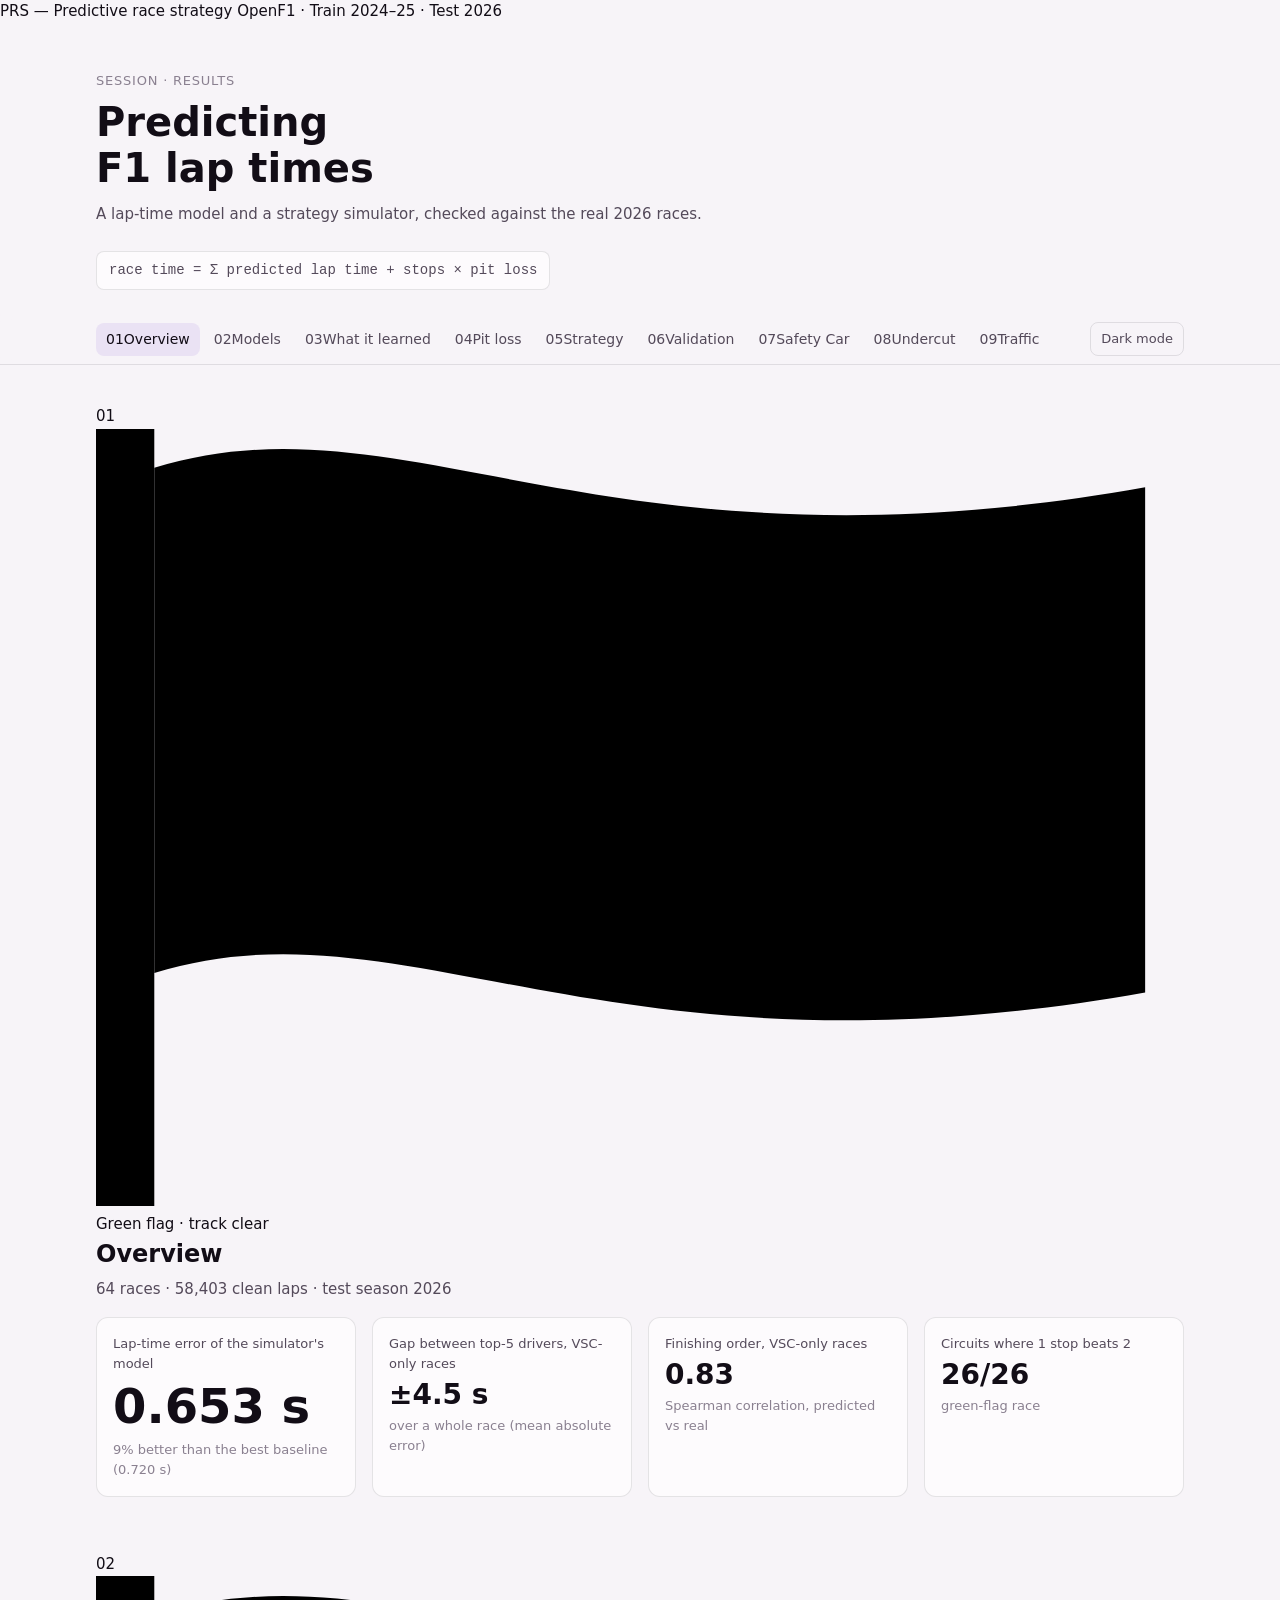
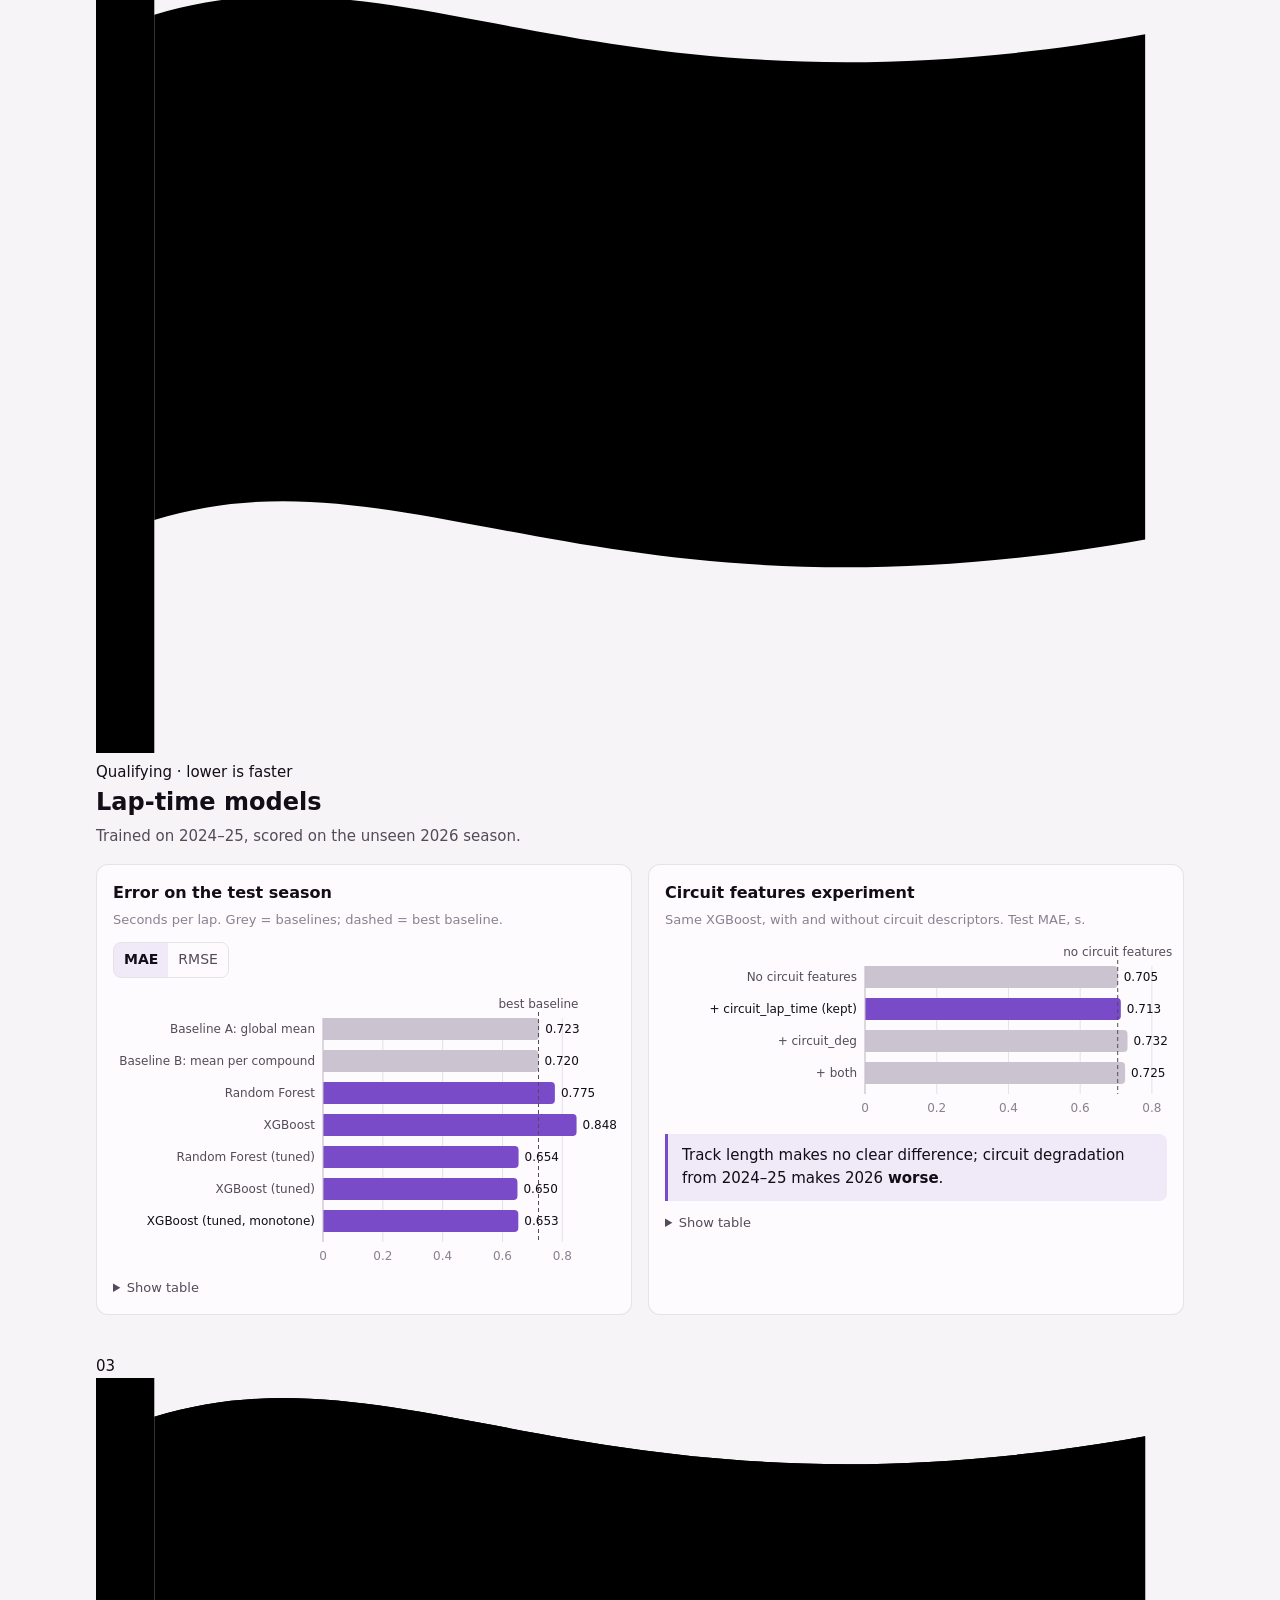
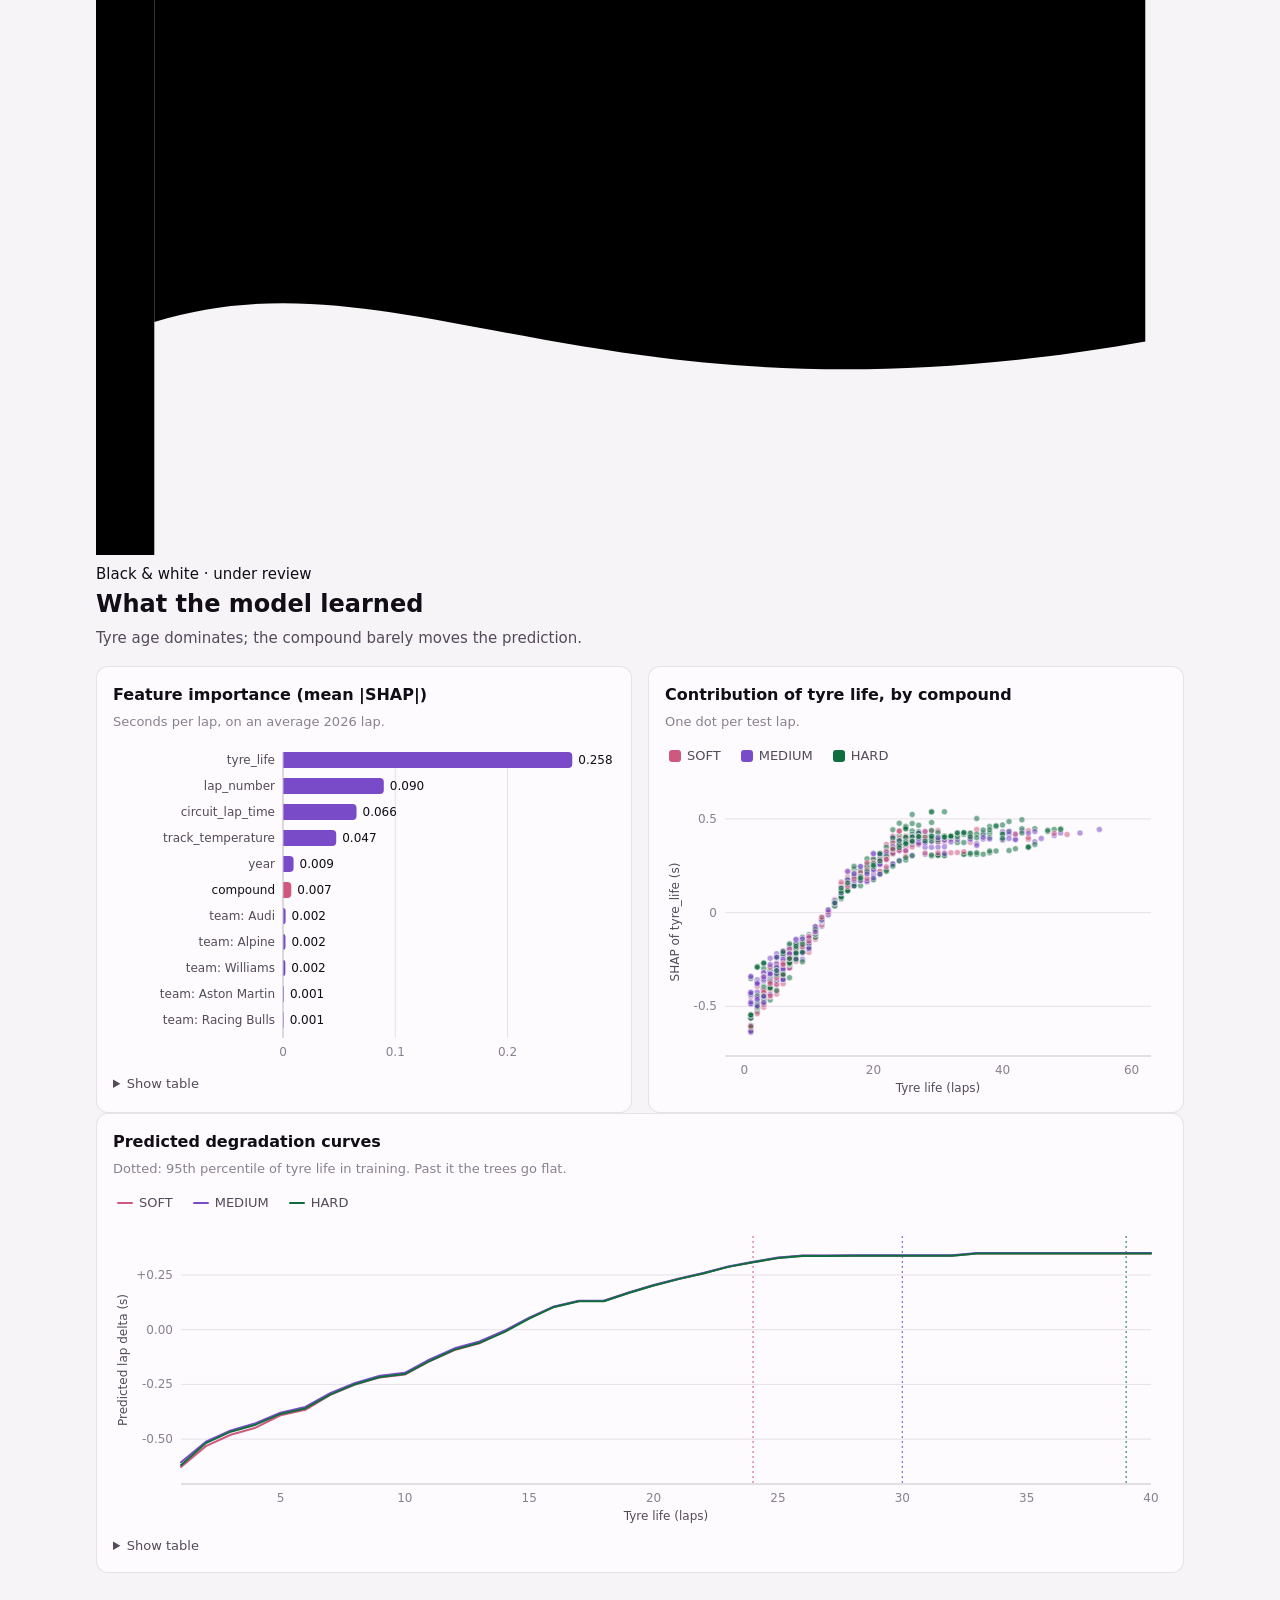
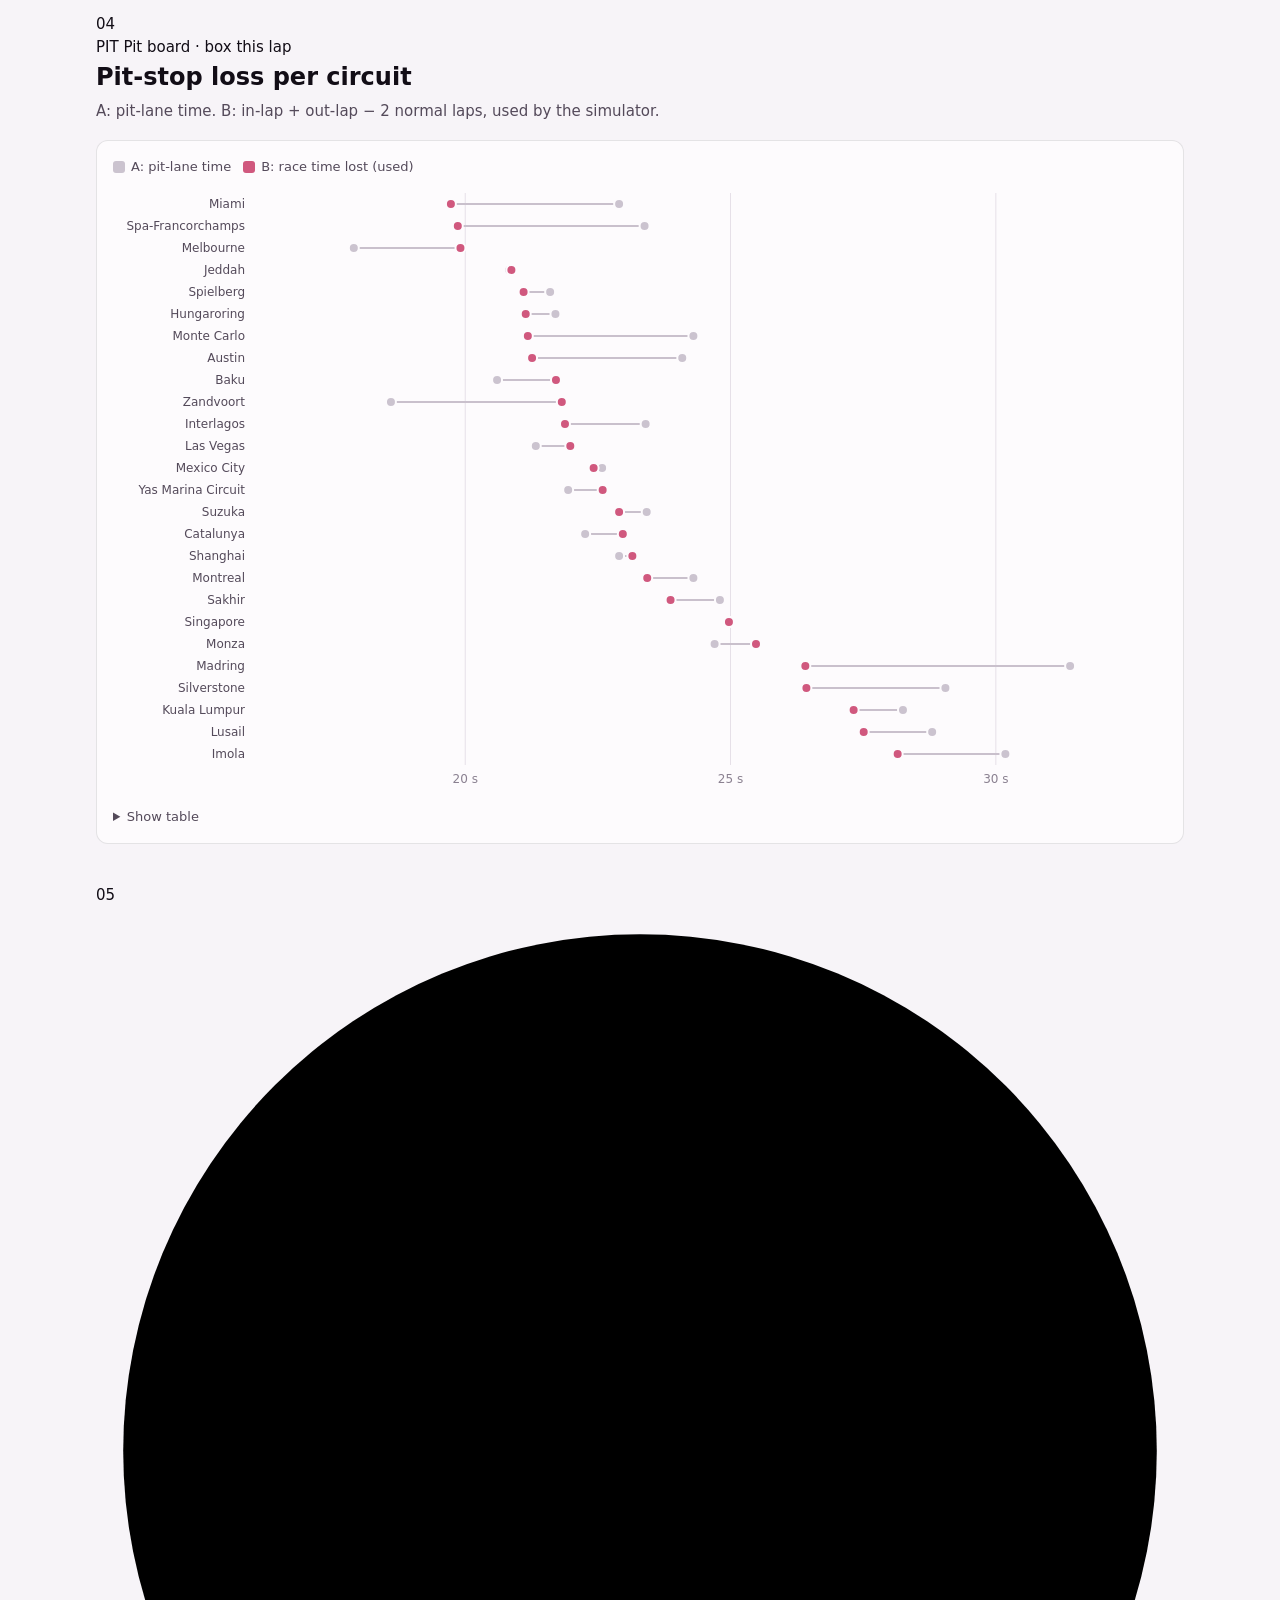
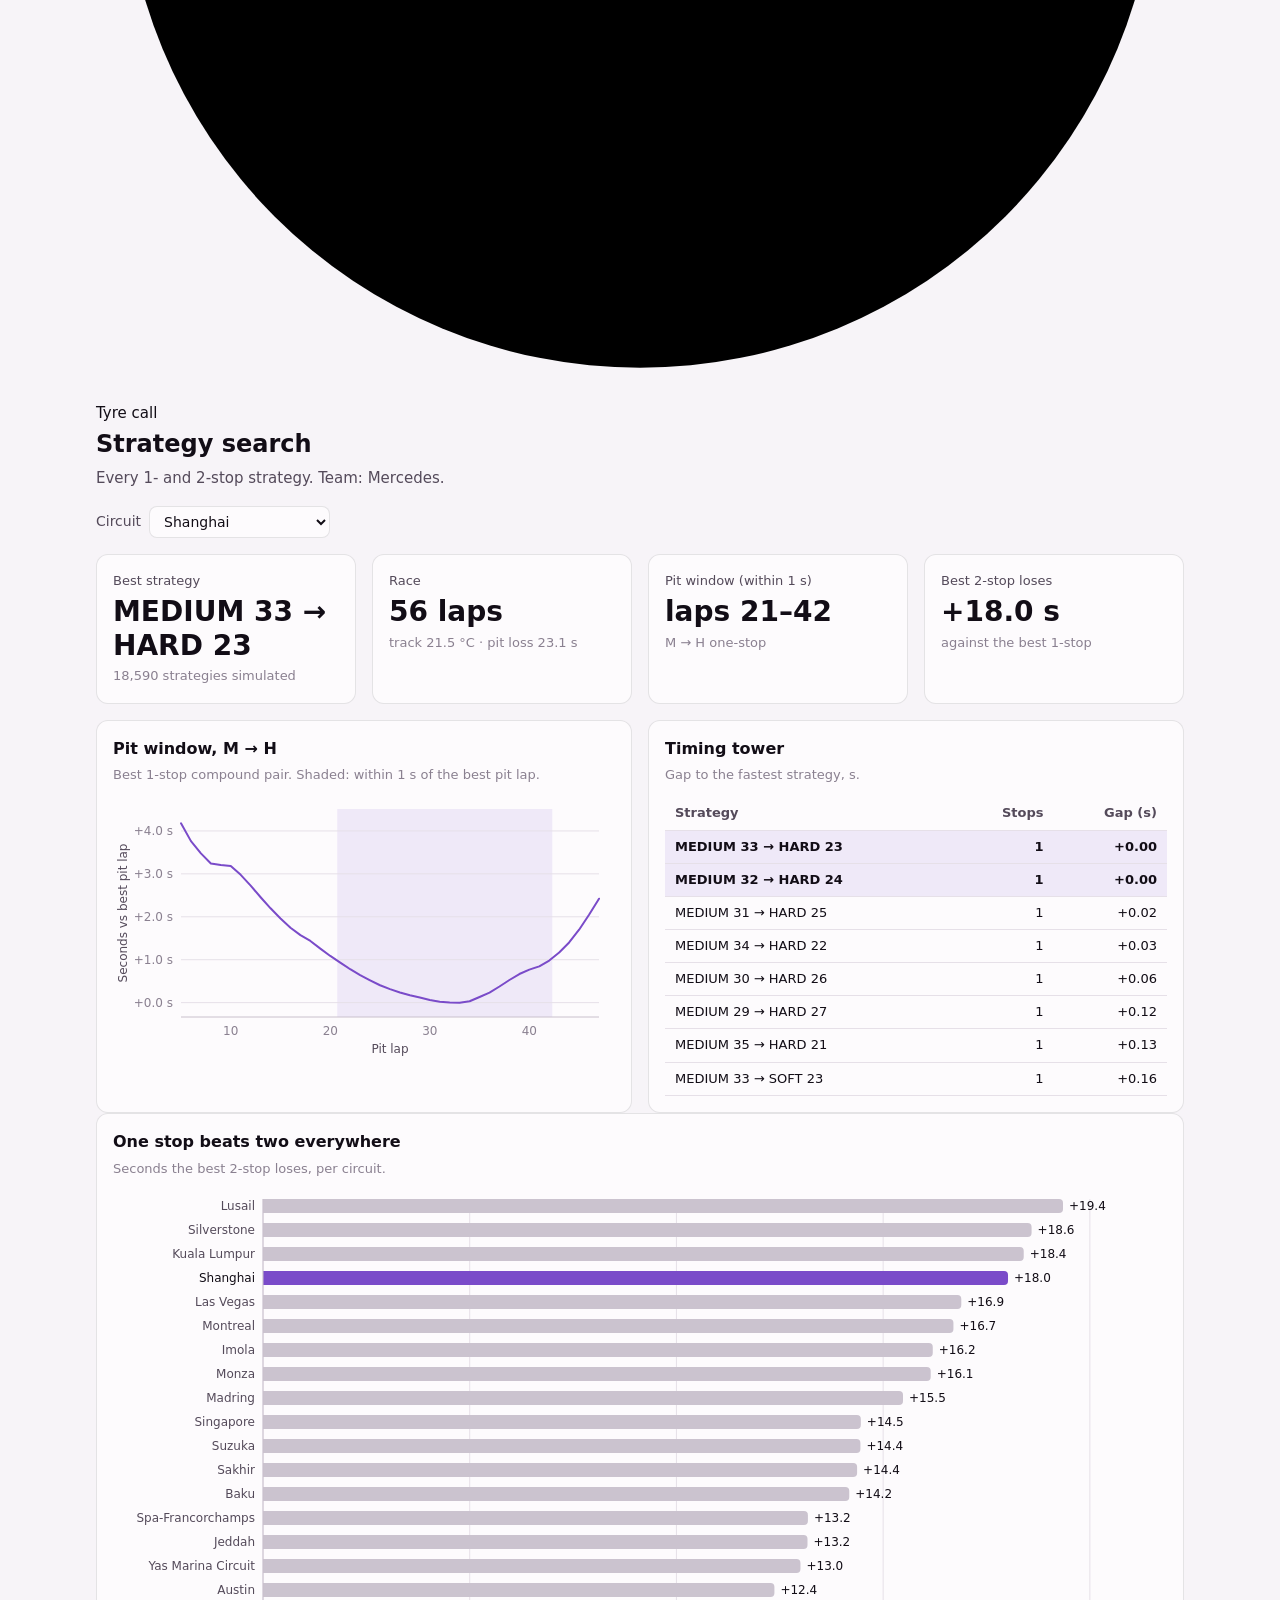
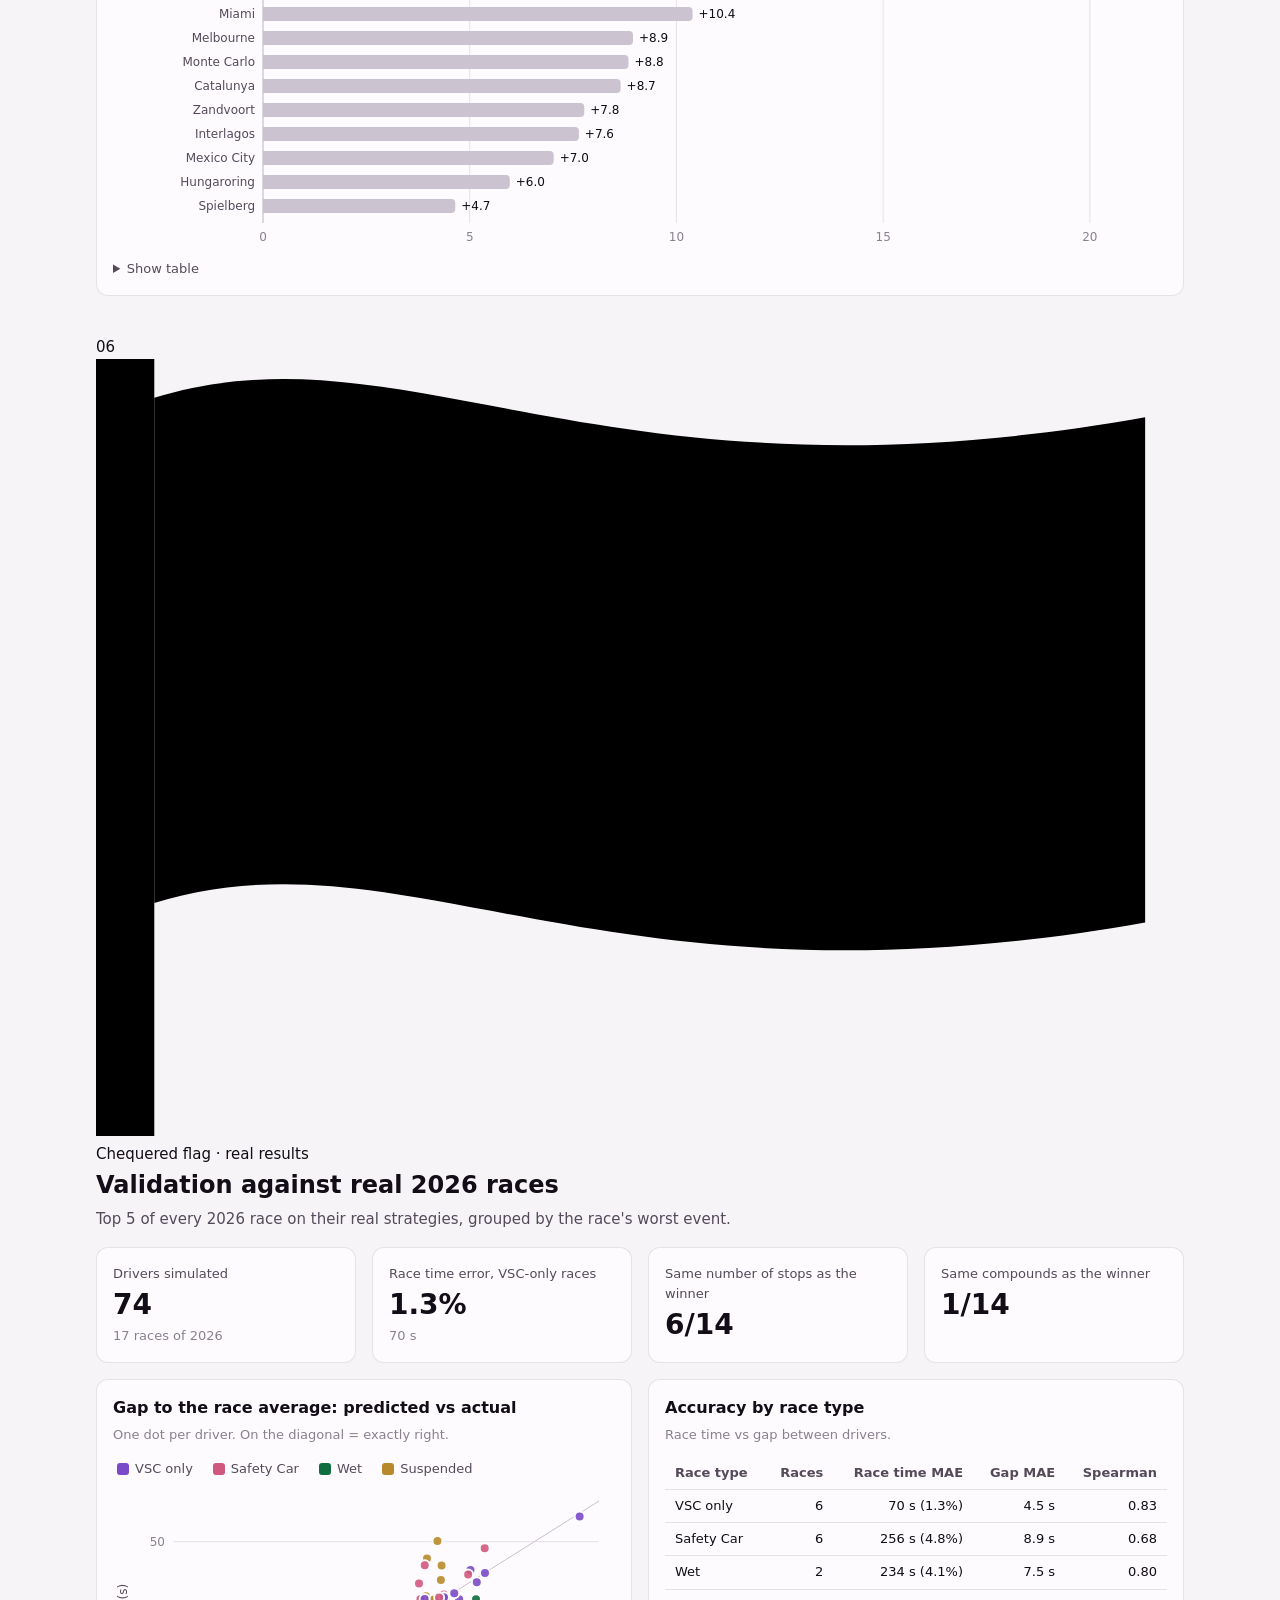
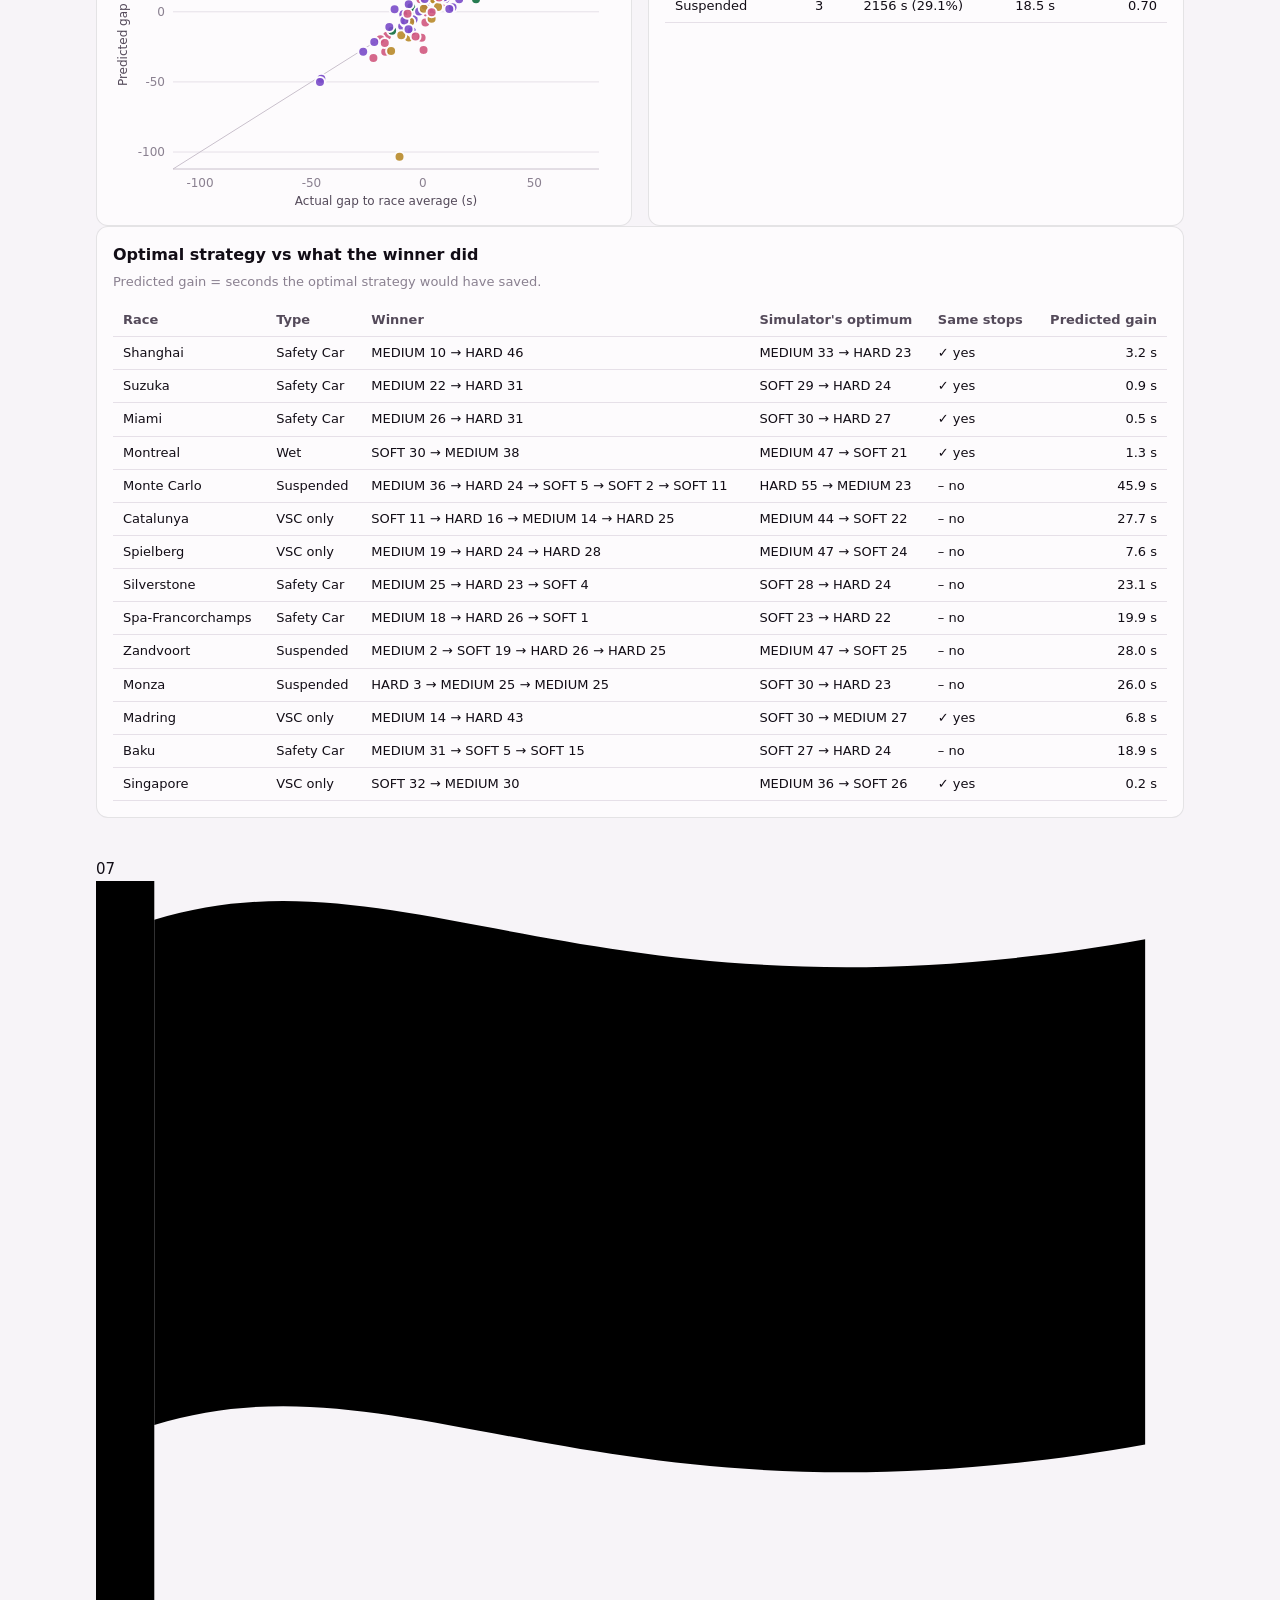
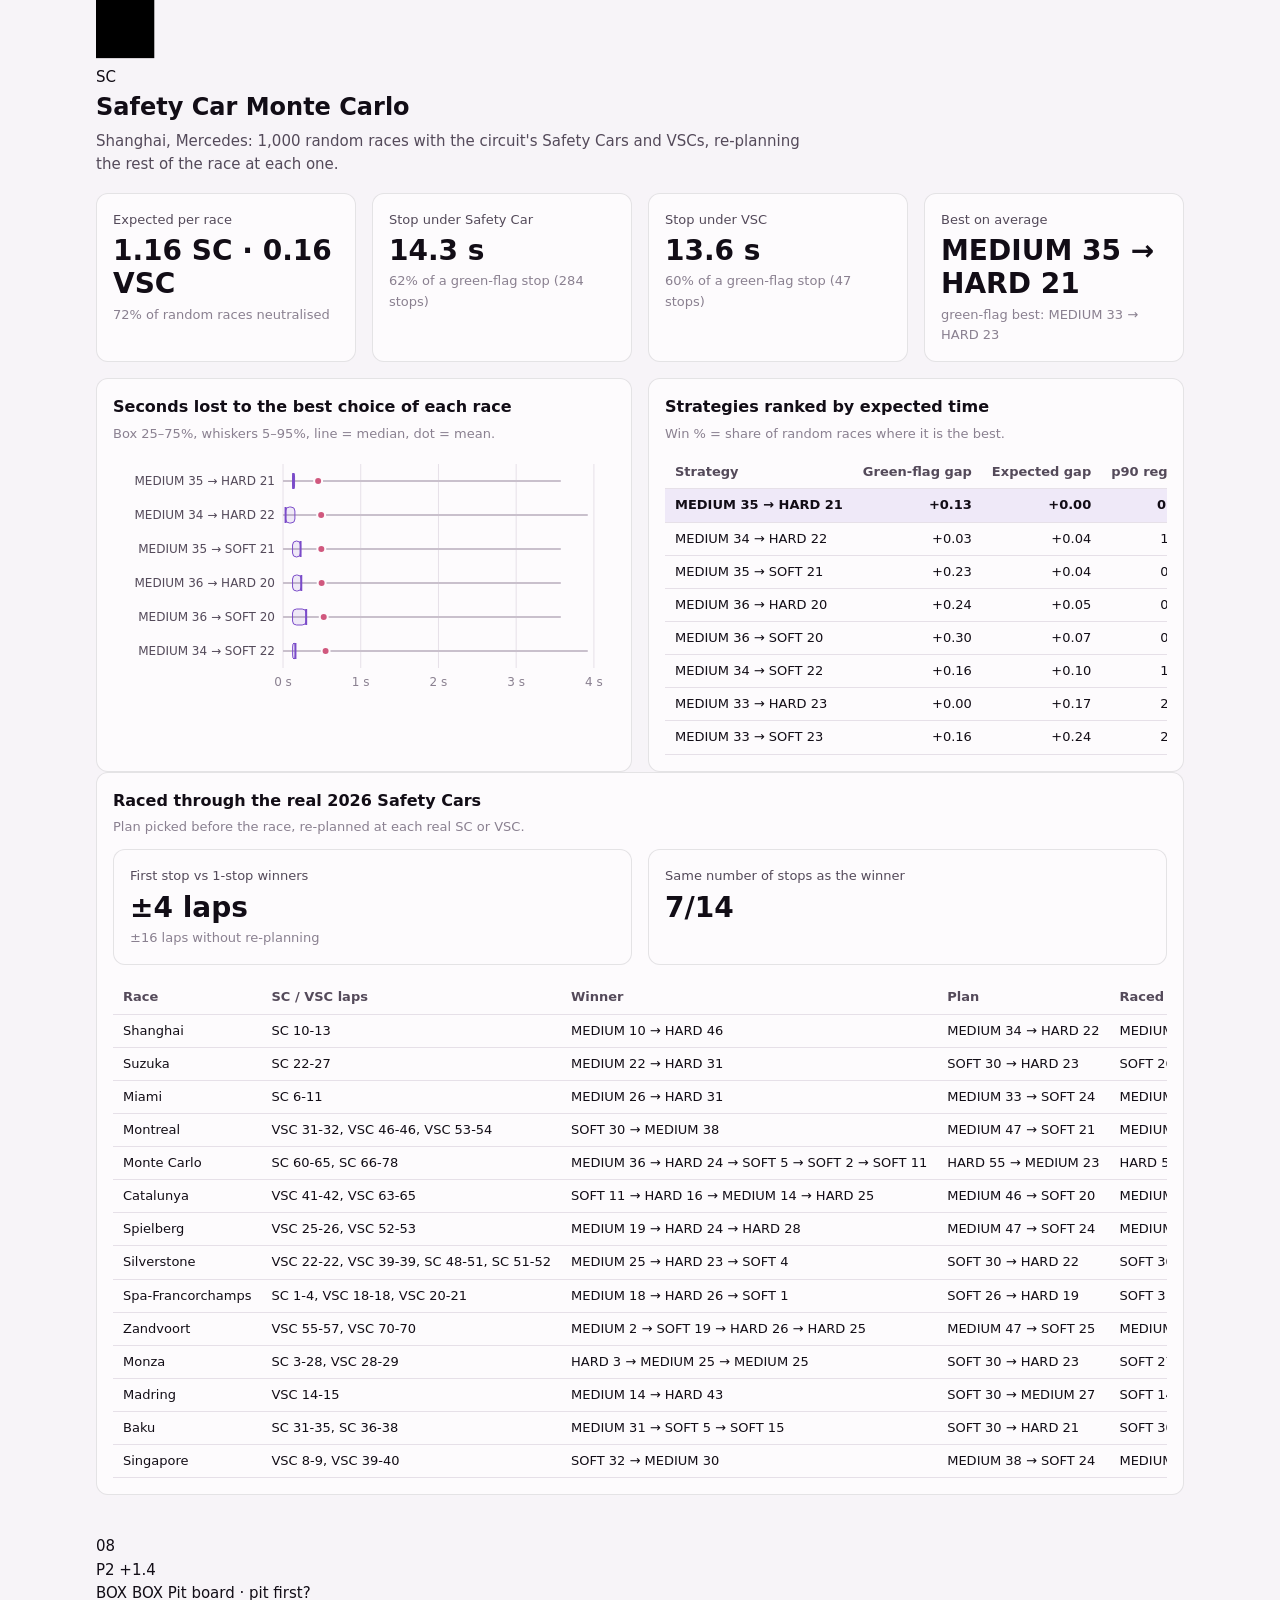
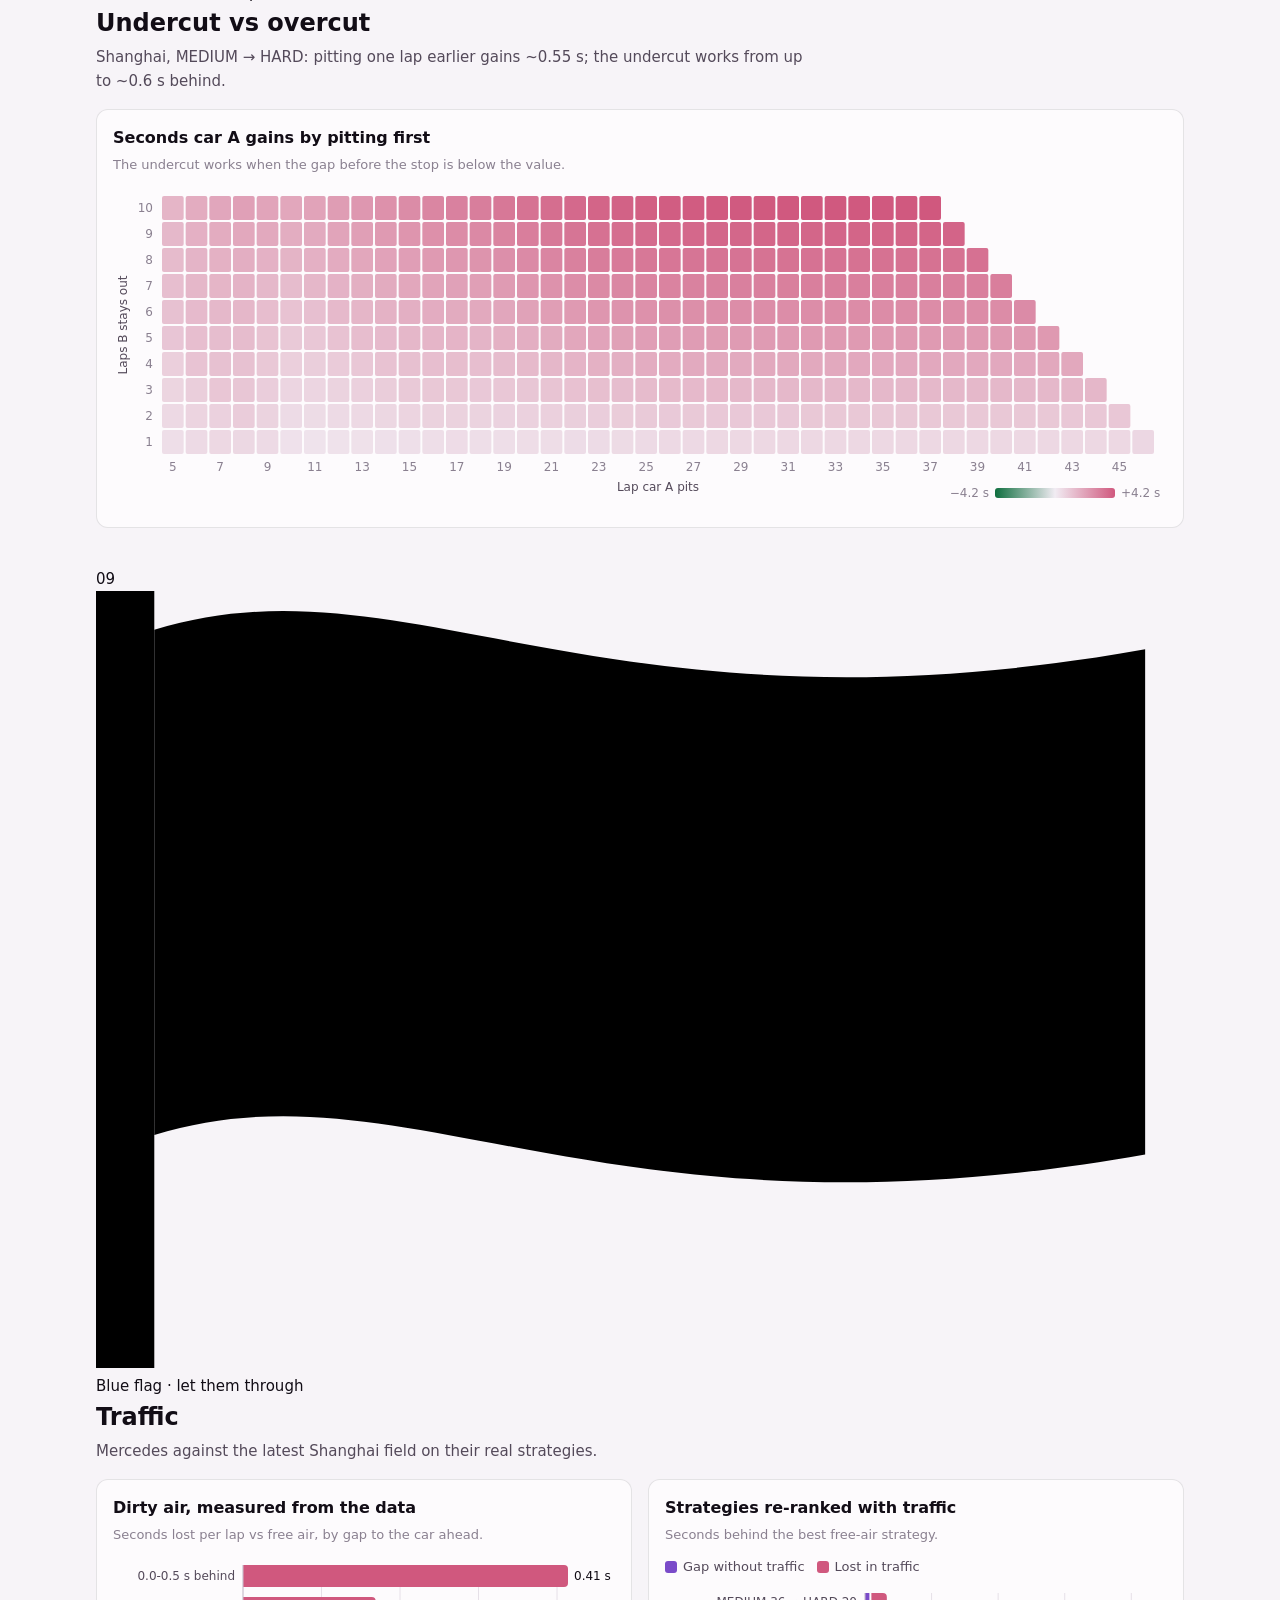
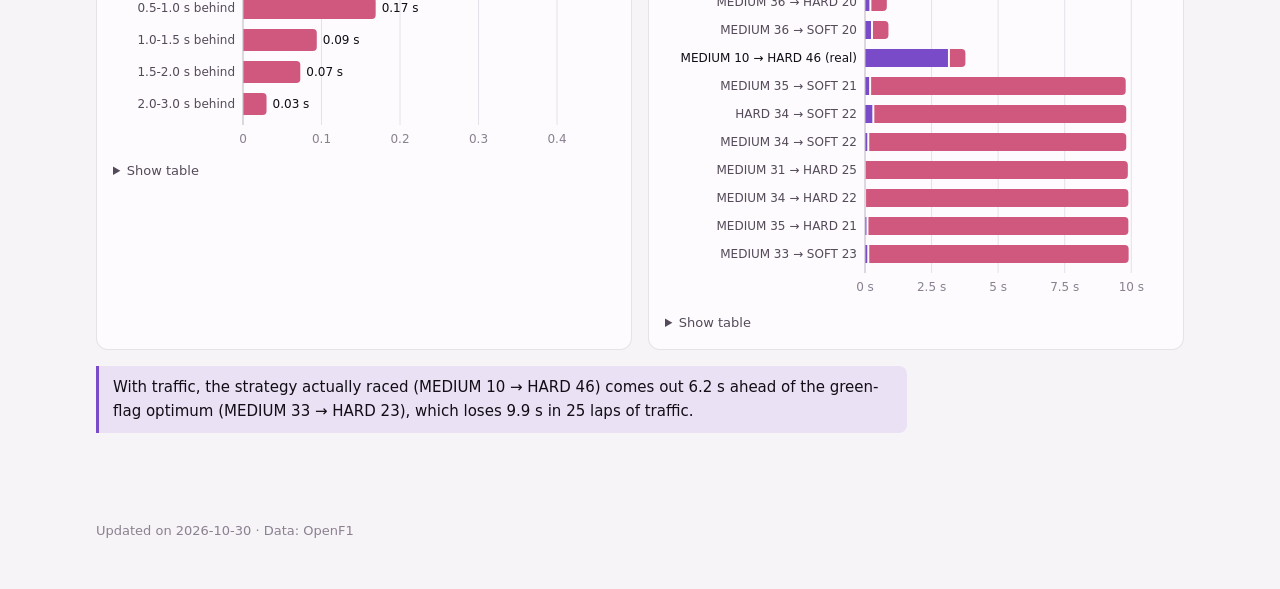
<file: index.html>
<!doctype html>
<html lang="en">
<head>
  <meta charset="utf-8">
  <meta name="viewport" content="width=device-width, initial-scale=1">
  <title>Race Strategy Results</title>
  <meta name="description" content="Machine learning lap-time models and pit-stop strategy simulation on OpenF1 data.">
  <link rel="preconnect" href="https://fonts.googleapis.com">
  <link rel="preconnect" href="https://fonts.gstatic.com" crossorigin>
  <link rel="stylesheet" href="https://fonts.googleapis.com/css2?family=Big+Shoulders+Display:wght@700;800;900&family=IBM+Plex+Mono:wght@400;500;600&family=IBM+Plex+Sans:wght@400;500;600&display=swap">
  <link rel="stylesheet" href="style.css">
</head>
<body>
  <div class="masthead">
    <span class="brand">PRS — Predictive race strategy</span>
    <span>OpenF1 · Train 2024–25 · Test 2026</span>
  </div>

  <header class="hero">
    <div class="hero-title">
      <p class="eyebrow">Session · Results</p>
      <h1>Predicting<br>F1 lap times</h1>
    </div>
    <div class="hero-side">
      <div class="lights" role="img" aria-label="Five start lights, all lit">
        <span></span><span></span><span></span><span></span><span></span>
      </div>
      <p class="lede">A lap-time model and a strategy simulator, checked against the real 2026 races.</p>
      <span class="equation">race time = Σ predicted lap time + stops × pit loss</span>
    </div>
  </header>

  <div class="kerb" aria-hidden="true"></div>

  <nav class="toc" aria-label="Sections">
    <div class="inner">
      <a href="#overview"><span>01</span>Overview</a>
      <a href="#models"><span>02</span>Models</a>
      <a href="#explain"><span>03</span>What it learned</a>
      <a href="#pit-loss"><span>04</span>Pit loss</a>
      <a href="#strategy"><span>05</span>Strategy</a>
      <a href="#validation"><span>06</span>Validation</a>
      <a href="#safety-car"><span>07</span>Safety Car</a>
      <a href="#undercut"><span>08</span>Undercut</a>
      <a href="#traffic"><span>09</span>Traffic</a>
      <button id="theme-toggle" type="button" aria-label="Toggle dark mode">Dark mode</button>
    </div>
  </nav>

  <main>
    <section id="overview">
      <div class="sec-head">
        <span class="sec-num">01</span>
        <div>
          <div class="signal">
            <svg class="flag" viewBox="0 0 56 40" aria-hidden="true"><rect class="pole" x="0" y="0" width="3" height="40"></rect><path class="cloth green" d="M3 2 C16 -2 26 8 54 3 L54 29 C26 34 16 24 3 28 Z"></path></svg>
            <span>Green flag · track clear</span>
          </div>
          <h2>Overview</h2>
          <p class="section-intro" id="overview-intro"></p>
        </div>
      </div>
      <div class="grid stats" id="overview-stats"></div>
    </section>

    <section id="models">
      <div class="sec-head">
        <span class="sec-num">02</span>
        <div>
          <div class="signal">
            <svg class="flag" viewBox="0 0 56 40" aria-hidden="true"><rect class="pole" x="0" y="0" width="3" height="40"></rect><path class="cloth paper" d="M3 2 C16 -2 26 8 54 3 L54 29 C26 34 16 24 3 28 Z"></path><path class="cross" d="M3 2 L54 29 M54 3 L3 28"></path></svg>
            <span>Qualifying · lower is faster</span>
          </div>
          <h2>Lap-time models</h2>
          <p class="section-intro">Trained on 2024–25, scored on the unseen 2026 season.</p>
        </div>
      </div>
      <div class="grid two">
        <div class="card">
          <h3>Error on the test season</h3>
          <p class="sub">Seconds per lap. Grey = baselines; dashed = best baseline.</p>
          <div class="controls">
            <div class="segmented" role="group" aria-label="Metric" id="metric-toggle">
              <button type="button" data-metric="mae" aria-pressed="true">MAE</button>
              <button type="button" data-metric="rmse" aria-pressed="false">RMSE</button>
            </div>
          </div>
          <div class="chart" id="models-chart"></div>
          <div id="models-table"></div>
        </div>
        <div class="card">
          <h3>Circuit features experiment</h3>
          <p class="sub">Same XGBoost, with and without circuit descriptors. Test MAE, s.</p>
          <div class="chart" id="circuit-chart"></div>
          <p class="callout">Track length makes no clear difference; circuit degradation from 2024–25 makes 2026 <strong>worse</strong>.</p>
          <div id="circuit-table"></div>
        </div>
      </div>
    </section>

    <section id="explain">
      <div class="sec-head">
        <span class="sec-num">03</span>
        <div>
          <div class="signal">
            <svg class="flag" viewBox="0 0 56 40" aria-hidden="true"><rect class="pole" x="0" y="0" width="3" height="40"></rect><path class="cloth ink" d="M3 2 C16 -2 26 8 54 3 L54 29 C26 34 16 24 3 28 Z"></path><path class="cloth paper" d="M3 2 C16 -2 26 8 54 3 L54 29 Z"></path></svg>
            <span>Black &amp; white · under review</span>
          </div>
          <h2>What the model learned</h2>
          <p class="section-intro">Tyre age dominates; the compound barely moves the prediction.</p>
        </div>
      </div>
      <div class="grid two">
        <div class="card">
          <h3>Feature importance (mean |SHAP|)</h3>
          <p class="sub">Seconds per lap, on an average 2026 lap.</p>
          <div class="chart" id="shap-chart"></div>
          <div id="shap-table"></div>
        </div>
        <div class="card">
          <h3>Contribution of tyre life, by compound</h3>
          <p class="sub">One dot per test lap.</p>
          <ul class="legend" id="shap-legend"></ul>
          <div class="chart" id="shap-scatter"></div>
        </div>
      </div>
      <div class="card spaced">
        <h3>Predicted degradation curves</h3>
        <p class="sub">Dotted: 95th percentile of tyre life in training. Past it the trees go flat.</p>
        <ul class="legend" id="deg-legend"></ul>
        <div class="chart" id="deg-chart"></div>
        <div id="deg-table"></div>
      </div>
    </section>

    <section id="pit-loss">
      <div class="sec-head">
        <span class="sec-num">04</span>
        <div>
          <div class="signal">
            <span class="board">PIT</span>
            <span>Pit board · box this lap</span>
          </div>
          <h2>Pit-stop loss per circuit</h2>
          <p class="section-intro">A: pit-lane time. B: in-lap + out-lap − 2 normal laps, used by the simulator.</p>
        </div>
      </div>
      <div class="card">
        <ul class="legend" id="pit-legend"></ul>
        <div class="chart" id="pit-chart"></div>
        <div id="pit-table"></div>
      </div>
    </section>

    <section id="strategy">
      <div class="sec-head">
        <span class="sec-num">05</span>
        <div>
          <div class="signal">
            <svg class="flag tyre" viewBox="0 0 40 40" aria-hidden="true"><circle class="t-rubber" cx="20" cy="20" r="19"></circle><circle class="t-band" cx="20" cy="20" r="13"></circle><circle class="t-rim" cx="20" cy="20" r="7"></circle></svg>
            <span>Tyre call</span>
          </div>
          <h2>Strategy search</h2>
          <p class="section-intro">Every 1- and 2-stop strategy. Team: <span id="strategy-team"></span>.</p>
        </div>
      </div>
      <div class="controls">
        <label>Circuit <select id="circuit-select"></select></label>
      </div>
      <div class="grid stats" id="strategy-stats"></div>
      <div class="grid two">
        <div class="card">
          <h3 id="window-title">Pit window</h3>
          <p class="sub">Best 1-stop compound pair. Shaded: within 1 s of the best pit lap.</p>
          <div class="chart" id="window-chart"></div>
        </div>
        <div class="card">
          <h3>Timing tower</h3>
          <p class="sub">Gap to the fastest strategy, s.</p>
          <div id="strategy-top"></div>
        </div>
      </div>
      <div class="card spaced">
        <h3>One stop beats two everywhere</h3>
        <p class="sub">Seconds the best 2-stop loses, per circuit.</p>
        <div class="chart" id="stops-chart"></div>
        <div id="stops-table"></div>
      </div>
    </section>

    <section id="validation">
      <div class="sec-head">
        <span class="sec-num">06</span>
        <div>
          <div class="signal">
            <svg class="flag" viewBox="0 0 56 40" aria-hidden="true"><defs><pattern id="chq" width="10" height="10" patternUnits="userSpaceOnUse"><rect class="chq-a" width="10" height="10"></rect><rect class="chq-b" width="5" height="5"></rect><rect class="chq-b" x="5" y="5" width="5" height="5"></rect></pattern></defs><rect class="pole" x="0" y="0" width="3" height="40"></rect><path class="cloth" fill="url(#chq)" d="M3 2 C16 -2 26 8 54 3 L54 29 C26 34 16 24 3 28 Z"></path></svg>
            <span>Chequered flag · real results</span>
          </div>
          <h2>Validation against real 2026 races</h2>
          <p class="section-intro">Top 5 of every 2026 race on their real strategies, grouped by the race's worst event.</p>
        </div>
      </div>
      <div class="grid stats" id="validation-stats"></div>
      <div class="grid two">
        <div class="card">
          <h3>Gap to the race average: predicted vs actual</h3>
          <p class="sub">One dot per driver. On the diagonal = exactly right.</p>
          <ul class="legend" id="validation-legend"></ul>
          <div class="chart" id="validation-chart"></div>
        </div>
        <div class="card">
          <h3>Accuracy by race type</h3>
          <p class="sub">Race time vs gap between drivers.</p>
          <div id="validation-table"></div>
        </div>
      </div>
      <div class="card spaced">
        <h3>Optimal strategy vs what the winner did</h3>
        <p class="sub">Predicted gain = seconds the optimal strategy would have saved.</p>
        <div id="optimal-table"></div>
      </div>
    </section>

    <section id="safety-car">
      <div class="sec-head">
        <span class="sec-num">07</span>
        <div>
          <div class="signal">
            <svg class="flag" viewBox="0 0 56 40" aria-hidden="true"><rect class="pole" x="0" y="0" width="3" height="40"></rect><path class="cloth plum" d="M3 2 C16 -2 26 8 54 3 L54 29 C26 34 16 24 3 28 Z"></path></svg>
            <span class="board sc">SC</span>
          </div>
          <h2>Safety Car Monte Carlo</h2>
          <p class="section-intro" id="sc-intro"></p>
        </div>
      </div>
      <div class="grid stats" id="sc-stats"></div>
      <div class="grid two">
        <div class="card">
          <h3>Seconds lost to the best choice of each race</h3>
          <p class="sub">Box 25–75%, whiskers 5–95%, line = median, dot = mean.</p>
          <div class="chart" id="sc-chart"></div>
        </div>
        <div class="card">
          <h3>Strategies ranked by expected time</h3>
          <p class="sub">Win % = share of random races where it is the best.</p>
          <div id="sc-table"></div>
        </div>
      </div>
      <div class="card spaced">
        <h3>Raced through the real 2026 Safety Cars</h3>
        <p class="sub">Plan picked before the race, re-planned at each real SC or VSC.</p>
        <div class="grid stats" id="replay-stats"></div>
        <div id="replay-table"></div>
      </div>
    </section>

    <section id="undercut">
      <div class="sec-head">
        <span class="sec-num">08</span>
        <div>
          <div class="signal">
            <span class="board small">P2 +1.4<br>BOX BOX</span>
            <span>Pit board · pit first?</span>
          </div>
          <h2>Undercut vs overcut</h2>
          <p class="section-intro" id="undercut-intro"></p>
        </div>
      </div>
      <div class="card">
        <h3>Seconds car A gains by pitting first</h3>
        <p class="sub">The undercut works when the gap before the stop is below the value.</p>
        <div class="chart" id="undercut-chart"></div>
      </div>
    </section>

    <section id="traffic">
      <div class="sec-head">
        <span class="sec-num">09</span>
        <div>
          <div class="signal">
            <svg class="flag" viewBox="0 0 56 40" aria-hidden="true"><rect class="pole" x="0" y="0" width="3" height="40"></rect><path class="cloth slate" d="M3 2 C16 -2 26 8 54 3 L54 29 C26 34 16 24 3 28 Z"></path></svg>
            <span>Blue flag · let them through</span>
          </div>
          <h2>Traffic</h2>
          <p class="section-intro" id="traffic-intro"></p>
        </div>
      </div>
      <div class="grid two">
        <div class="card">
          <h3>Dirty air, measured from the data</h3>
          <p class="sub">Seconds lost per lap vs free air, by gap to the car ahead.</p>
          <div class="chart" id="dirty-chart"></div>
          <div id="dirty-table"></div>
        </div>
        <div class="card">
          <h3>Strategies re-ranked with traffic</h3>
          <p class="sub">Seconds behind the best free-air strategy.</p>
          <ul class="legend" id="traffic-legend"></ul>
          <div class="chart" id="traffic-chart"></div>
          <div id="traffic-table"></div>
        </div>
      </div>
      <p class="callout" id="traffic-callout"></p>
    </section>
  </main>

  <div class="chequered" aria-hidden="true"></div>
  <footer id="footer"></footer>
  <div class="tooltip" id="tooltip" role="status" aria-live="polite"></div>

  <script src="data.js"></script>
  <script src="app.js"></script>
</body>
</html>
</file>
<file: style.css>
/* Gothic palette: purple, rose, dark green and antique gold, validated for colour-blind separation and
   contrast against both surfaces */
:root {
  --page: #f7f4f8;
  --surface: #fdfbfd;
  --ink: #120d16;
  --ink-2: #544a5a;
  --muted: #8a8090;
  --grid: #e6e0e8;
  --axis: #c9c0cc;
  --border: rgba(18, 13, 22, 0.10);
  --accent: #7a4bc9;
  --accent-wash: rgba(122, 75, 201, 0.10);
  --series-2: #d0587e;
  --series-3: #0f6e3f;
  --series-4: #b8892a;
  --soft: #d0587e;
  --medium: #7a4bc9;
  --hard: #0f6e3f;
  --neutral: #cbc3cf;
  --div-neg: #0f6e3f;
  --div-mid: #f1ecf3;
  --div-pos: #d0587e;
  --good: #0f6e3f;
  --bad: #c0365f;
  --radius: 12px;
  --font: system-ui, -apple-system, "Segoe UI", sans-serif;
  color-scheme: light;
}

@media (prefers-color-scheme: dark) {
  :root:not([data-theme="light"]) {
    --page: #0c090f;
    --surface: #1b1720;
    --ink: #f1ecf3;
    --ink-2: #c7bccd;
    --muted: #8f8496;
    --grid: #2c2533;
    --axis: #3d3445;
    --border: rgba(255, 255, 255, 0.10);
    --accent: #9b72e0;
    --accent-wash: rgba(155, 114, 224, 0.16);
    --series-2: #d4608a;
    --series-3: #2a7d52;
    --series-4: #ad8a2c;
    --soft: #d4608a;
    --medium: #9b72e0;
    --hard: #2a7d52;
    --neutral: #4d4454;
    --div-neg: #2a7d52;
    --div-mid: #3d3445;
    --div-pos: #e66787;
    --good: #3fae6e;
    --bad: #e66787;
    color-scheme: dark;
  }
}

:root[data-theme="dark"] {
  --page: #0c090f;
  --surface: #1b1720;
  --ink: #f1ecf3;
  --ink-2: #c7bccd;
  --muted: #8f8496;
  --grid: #2c2533;
  --axis: #3d3445;
  --border: rgba(255, 255, 255, 0.10);
  --accent: #9b72e0;
  --accent-wash: rgba(155, 114, 224, 0.16);
  --series-2: #d4608a;
  --series-3: #2a7d52;
  --series-4: #ad8a2c;
  --soft: #d4608a;
  --medium: #9b72e0;
  --hard: #2a7d52;
  --neutral: #4d4454;
  --div-neg: #2a7d52;
  --div-mid: #3d3445;
  --div-pos: #e66787;
  --good: #3fae6e;
  --bad: #e66787;
  color-scheme: dark;
}

* { box-sizing: border-box; }

body {
  margin: 0;
  background: var(--page);
  color: var(--ink);
  font: 15px/1.55 var(--font);
}

a { color: var(--accent); }

header.hero {
  max-width: 1120px;
  margin: 0 auto;
  padding: 48px 16px 24px;
}

.eyebrow {
  color: var(--muted);
  font-size: 13px;
  letter-spacing: 0.06em;
  text-transform: uppercase;
  margin: 0 0 8px;
}

h1 { font-size: clamp(28px, 4vw, 40px); line-height: 1.15; margin: 0 0 12px; }
h2 { font-size: 24px; margin: 0 0 4px; }
h3 { font-size: 16px; margin: 0 0 4px; }

.lede { color: var(--ink-2); max-width: 70ch; margin: 0 0 24px; }

.equation {
  display: inline-block;
  font-family: ui-monospace, Consolas, monospace;
  font-size: 14px;
  background: var(--surface);
  border: 1px solid var(--border);
  border-radius: 8px;
  padding: 8px 12px;
  color: var(--ink-2);
}

nav.toc {
  position: sticky;
  top: 0;
  z-index: 5;
  background: color-mix(in srgb, var(--page) 92%, transparent);
  backdrop-filter: blur(6px);
  border-bottom: 1px solid var(--border);
}

nav.toc .inner {
  max-width: 1120px;
  margin: 0 auto;
  padding: 8px 16px;
  display: flex;
  gap: 4px;
  overflow-x: auto;
  align-items: center;
}

nav.toc a {
  color: var(--ink-2);
  text-decoration: none;
  padding: 6px 10px;
  border-radius: 8px;
  white-space: nowrap;
  font-size: 14px;
}

nav.toc a:hover, nav.toc a.active { background: var(--accent-wash); color: var(--ink); }

#theme-toggle {
  margin-left: auto;
  background: none;
  border: 1px solid var(--border);
  color: var(--ink-2);
  border-radius: 8px;
  padding: 6px 10px;
  cursor: pointer;
  font: inherit;
  font-size: 13px;
  white-space: nowrap;
}

main { max-width: 1120px; margin: 0 auto; padding: 0 16px 64px; }

section { padding-top: 40px; scroll-margin-top: 48px; }

.section-intro { color: var(--ink-2); max-width: 75ch; margin: 4px 0 16px; }

.grid { display: grid; gap: 16px; }
.grid.two { grid-template-columns: repeat(auto-fit, minmax(min(100%, 440px), 1fr)); }
.grid.stats { grid-template-columns: repeat(auto-fit, minmax(min(100%, 200px), 1fr)); margin-bottom: 16px; }

.card {
  background: var(--surface);
  border: 1px solid var(--border);
  border-radius: var(--radius);
  padding: 16px;
  min-width: 0;
}

.card .sub { color: var(--muted); font-size: 13px; margin: 0 0 12px; }

.stat .label { color: var(--ink-2); font-size: 13px; }
.stat .value { font-size: 28px; font-weight: 600; line-height: 1.2; margin: 4px 0; }
.stat .note { color: var(--muted); font-size: 13px; }
.stat.hero .value { font-size: 48px; }

.delta-good { color: var(--good); }
.delta-bad { color: var(--bad); }

.chart { width: 100%; position: relative; }
.chart svg { display: block; width: 100%; height: auto; overflow: visible; }
.chart text { fill: var(--muted); font: 12px var(--font); }
.chart .label-strong { fill: var(--ink); }
.chart .label-2 { fill: var(--ink-2); }
.chart .gridline { stroke: var(--grid); stroke-width: 1; }
.chart .baseline { stroke: var(--axis); stroke-width: 1; }
.chart .mark { transition: opacity 120ms; }
.chart .mark:hover, .chart .mark:focus { opacity: 0.8; outline: none; }
.chart .dim { opacity: 0.25; }

.legend {
  display: flex;
  flex-wrap: wrap;
  gap: 4px 12px;
  margin: 0 0 8px;
  font-size: 13px;
  color: var(--ink-2);
  padding: 0;
  list-style: none;
}

.legend li { display: inline-flex; align-items: center; gap: 6px; }

.legend button {
  display: inline-flex;
  align-items: center;
  gap: 6px;
  background: none;
  border: 0;
  padding: 2px 4px;
  color: inherit;
  font: inherit;
  cursor: pointer;
  border-radius: 6px;
}

.legend button:hover { background: var(--accent-wash); }
.legend button[aria-pressed="false"] { opacity: 0.4; }
.legend .key { width: 12px; height: 12px; border-radius: 3px; display: inline-block; }
.legend .key.line { height: 2px; width: 16px; border-radius: 1px; }

.controls { display: flex; flex-wrap: wrap; gap: 8px 16px; align-items: center; margin: 0 0 16px; }
.controls label { color: var(--ink-2); font-size: 14px; display: flex; gap: 8px; align-items: center; }

select, .segmented button {
  font: inherit;
  font-size: 14px;
  color: var(--ink);
  background: var(--surface);
  border: 1px solid var(--border);
  border-radius: 8px;
  padding: 6px 10px;
}

.segmented { display: inline-flex; border: 1px solid var(--border); border-radius: 8px; overflow: hidden; }
.segmented button { border: 0; border-radius: 0; cursor: pointer; color: var(--ink-2); }
.segmented button[aria-pressed="true"] { background: var(--accent-wash); color: var(--ink); font-weight: 600; }

details.table-view { margin-top: 12px; }
details.table-view summary { cursor: pointer; color: var(--ink-2); font-size: 13px; }
.table-wrap { overflow-x: auto; margin-top: 8px; }

table { border-collapse: collapse; width: 100%; font-size: 13px; }
th, td { text-align: left; padding: 6px 10px; border-bottom: 1px solid var(--grid); white-space: nowrap; }
th { color: var(--ink-2); font-weight: 600; }
td.num, th.num { text-align: right; font-variant-numeric: tabular-nums; }
tr.highlight td { background: var(--accent-wash); font-weight: 600; }

.callout {
  border-left: 3px solid var(--accent);
  background: var(--accent-wash);
  padding: 10px 14px;
  border-radius: 0 8px 8px 0;
  color: var(--ink);
  margin: 16px 0 0;
  max-width: 85ch;
}

.tooltip {
  position: fixed;
  pointer-events: none;
  z-index: 20;
  background: var(--surface);
  color: var(--ink);
  border: 1px solid var(--border);
  border-radius: 8px;
  box-shadow: 0 4px 16px rgba(0, 0, 0, 0.12);
  padding: 8px 10px;
  font-size: 13px;
  min-width: 120px;
  max-width: 280px;
  opacity: 0;
  transition: opacity 80ms;
}

.tooltip.show { opacity: 1; }
.tooltip .t-title { color: var(--ink-2); margin-bottom: 4px; }
.tooltip .t-row { display: flex; align-items: center; gap: 8px; }
.tooltip .t-row strong { font-variant-numeric: tabular-nums; }
.tooltip .t-key { width: 12px; height: 2px; border-radius: 1px; flex: none; }
.tooltip .t-name { color: var(--ink-2); }

footer { max-width: 1120px; margin: 0 auto; padding: 24px 16px 48px; color: var(--muted); font-size: 13px; }
</file>
